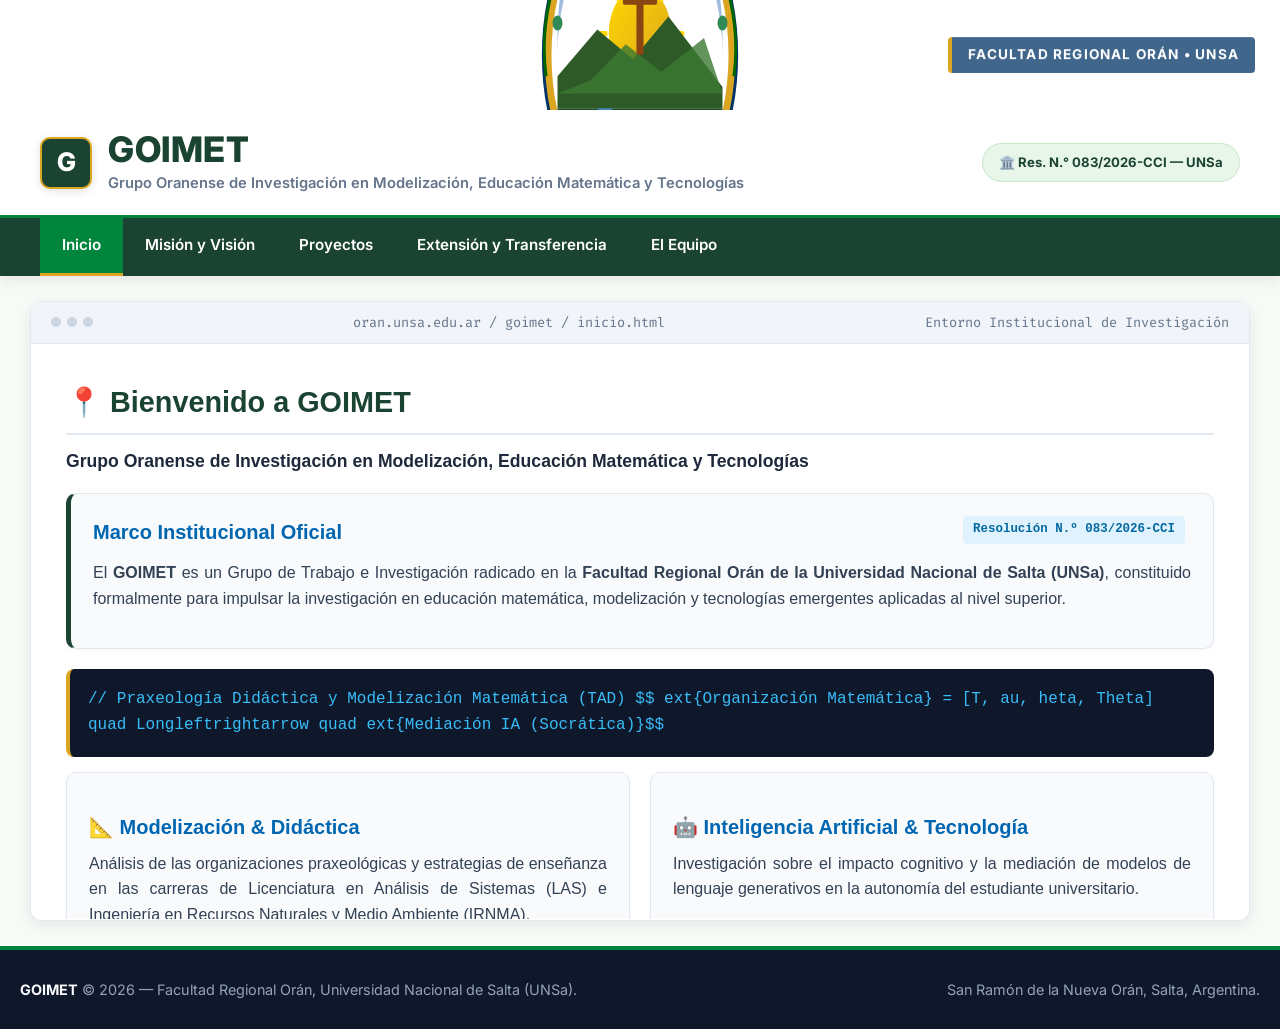
<file: index.html>
<!DOCTYPE html>
<html lang="es">
<head>
  <meta charset="UTF-8">
  <meta name="viewport" content="width=device-width, initial-scale=1.0">
  <title>GOIMET - Grupo Oranense de Investigación en Modelización, Educación Matemática y Tecnologías</title>
  <link rel="stylesheet" href="css/styles.css">
  <link rel="preconnect" href="https://fonts.googleapis.com">
  <link rel="preconnect" href="https://fonts.gstatic.com" crossorigin>
  <link href="https://fonts.googleapis.com/css2?family=Fira+Code:wght@400;600&family=Inter:wght@400;500;600;700;800&display=swap" rel="stylesheet">
</head>
<body>

  <!-- Header Principal -->
  <header class="header-container">
    <!-- Bandera de San Ramón de la Nueva Orán (Salta) con Escudo Oficial -->
    <div class="top-banner" title="Bandera Oficial de San Ramón de la Nueva Orán, Salta">
      <img src="img/bandera_oran.svg" alt="Bandera de San Ramón de la Nueva Orán, Salta">
      <div class="banner-overlay-text">Facultad Regional Orán • UNSa</div>
    </div>

    <!-- Título Institucional Oficial GOIMET -->
    <div class="header-title-bar">
      <div class="brand">
        <div class="brand-logo-icon">G</div>
        <div class="brand-info">
          <h1>GOIMET</h1>
          <p>Grupo Oranense de Investigación en Modelización, Educación Matemática y Tecnologías</p>
        </div>
      </div>
      <div class="location-badge">
        <span>🏛️ Res. N.° 083/2026-CCI — UNSa</span>
      </div>
    </div>
  </header>

  <!-- Barra de Navegación -->
  <nav class="navbar">
    <ul class="nav-list" id="nav-container">
      <!-- Generado dinámicamente desde datos.json por app.js -->
    </ul>
  </nav>

  <!-- Frame Principal de Contenido -->
  <main class="main-wrapper">
    <div class="content-frame-container">
      <div class="frame-header-bar">
        <div class="frame-dots">
          <span class="dot"></span>
          <span class="dot"></span>
          <span class="dot"></span>
        </div>
        <span id="current-path">oran.unsa.edu.ar / goimet / inicio.html</span>
        <span>Entorno Institucional de Investigación</span>
      </div>
      
      <!-- Frame donde se cargan dinámicamente las páginas -->
      <iframe id="content-frame" class="content-iframe" name="content-frame" title="Contenido GOIMET"></iframe>
    </div>
  </main>

  <!-- Pie de Página -->
  <footer>
    <div class="footer-content">
      <div>
        <span class="footer-brand">GOIMET</span> © 2026 — Facultad Regional Orán, Universidad Nacional de Salta (UNSa).
      </div>
      <div>
        San Ramón de la Nueva Orán, Salta, Argentina.
      </div>
    </div>
  </footer>

  <script src="js/app.js"></script>
</body>
</html>
</file>
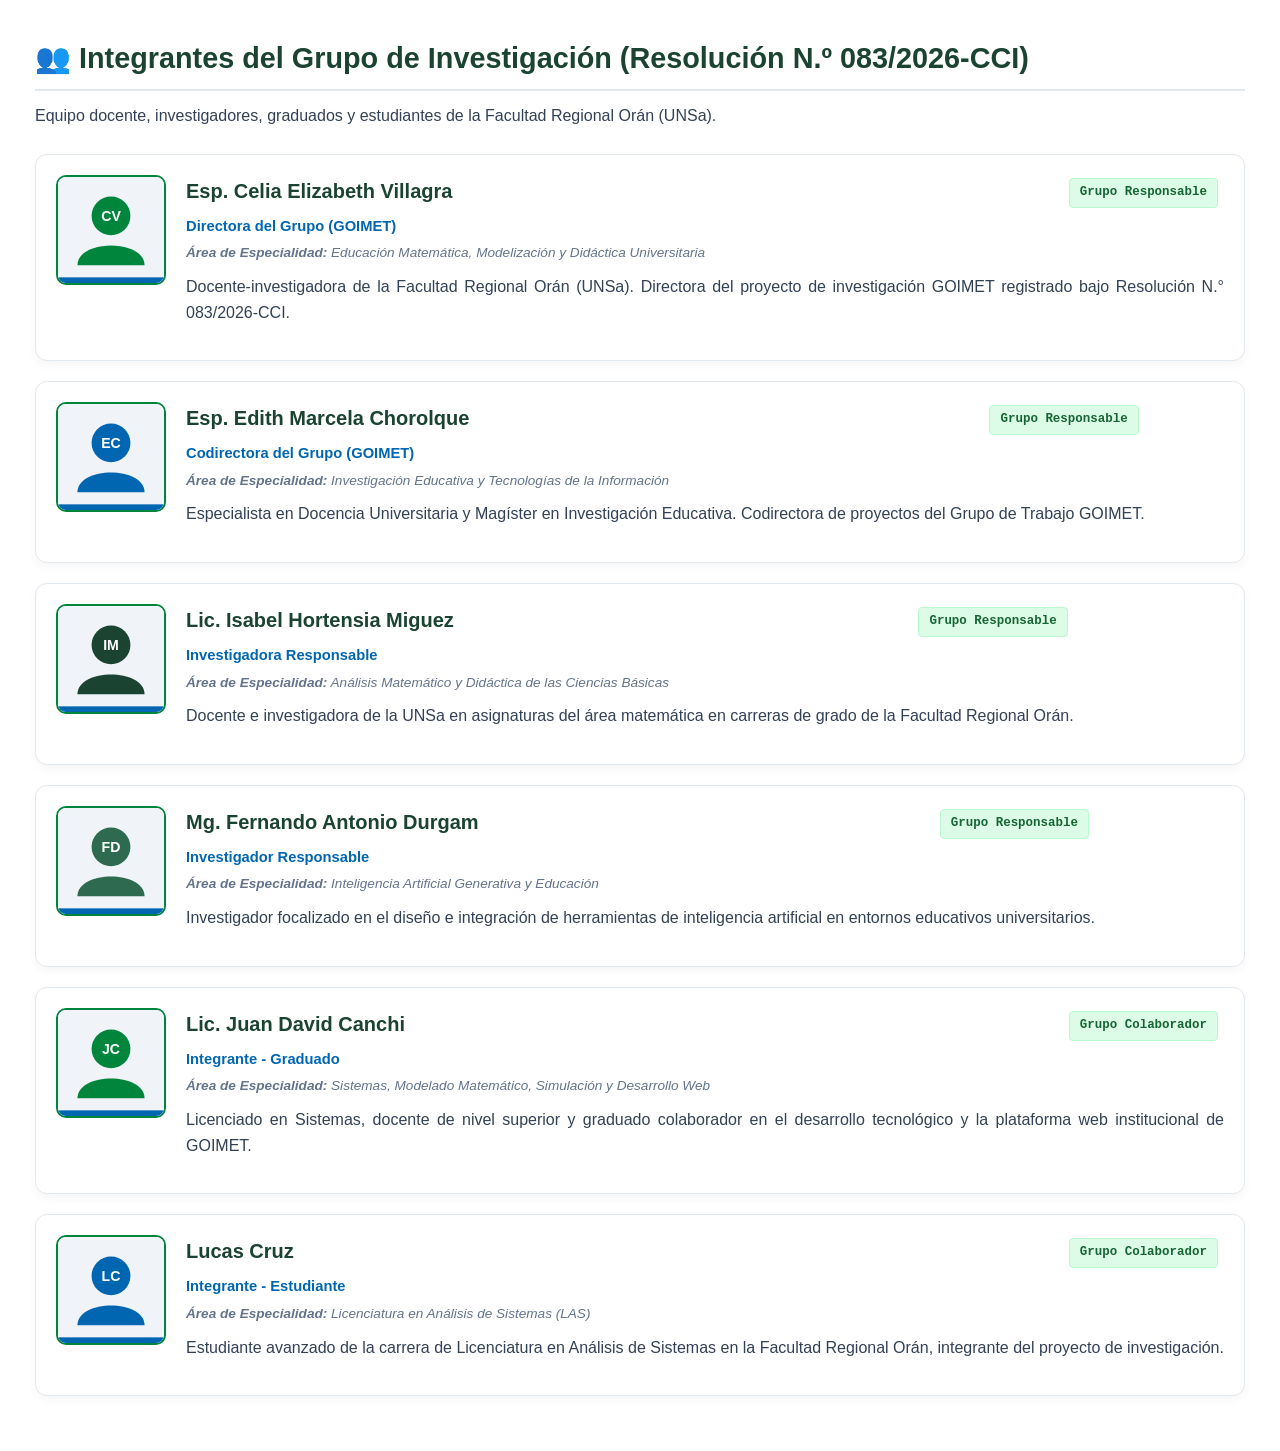
<file: pages/equipo.html>
<!DOCTYPE html>
<html lang="es">
<head>
  <meta charset="UTF-8">
  <style>
:root {
  --primary-color: #0066B2;
  --secondary-color: #00853D;
  --dark-green: #1B4332;
  --accent-gold: #DAA520;
  --bg-light: #F8FAF8;
  --text-dark: #1E293B;
  --text-muted: #64748B;
  --border-color: #E2E8F0;
}
* { box-sizing: border-box; margin: 0; padding: 0; }
body {
  font-family: 'Inter', -apple-system, sans-serif;
  background-color: #ffffff;
  color: var(--text-dark);
  padding: 35px;
  line-height: 1.6;
}
h2 {
  color: var(--dark-green);
  font-size: 1.8rem;
  margin-bottom: 12px;
  border-bottom: 2px solid var(--border-color);
  padding-bottom: 8px;
  display: flex;
  align-items: center;
  gap: 10px;
}
h3 {
  color: var(--primary-color);
  margin: 16px 0 8px 0;
  font-size: 1.25rem;
}
p { margin-bottom: 15px; color: #334155; text-align: justify; }
.card {
  background: #F8FAFC;
  border: 1px solid var(--border-color);
  border-radius: 10px;
  padding: 22px;
  margin-bottom: 20px;
  box-shadow: 0 2px 6px rgba(0,0,0,0.03);
}
.grid-2 {
  display: grid;
  grid-template-columns: repeat(auto-fit, minmax(300px, 1fr));
  gap: 20px;
}
.badge {
  display: inline-block;
  background: #E2E8F0;
  color: #334155;
  font-size: 0.78rem;
  padding: 4px 10px;
  border-radius: 4px;
  margin-right: 6px;
  margin-bottom: 4px;
  font-family: 'Fira Code', monospace;
}
.badge-group {
  background: #DCFCE7;
  color: #166534;
  font-weight: 700;
  border: 1px solid #BBF7D0;
}
.math-box {
  background: #0F172A;
  color: #38BDF8;
  padding: 18px;
  border-radius: 8px;
  font-family: 'Fira Code', monospace;
  margin: 15px 0;
  border-left: 4px solid var(--accent-gold);
}
.staff-card {
  display: flex;
  gap: 20px;
  align-items: flex-start;
  background: #ffffff;
  border: 1px solid var(--border-color);
  border-radius: 12px;
  padding: 20px;
  margin-bottom: 20px;
  box-shadow: 0 4px 10px rgba(0,0,0,0.04);
}
.staff-img {
  width: 110px;
  height: 110px;
  border-radius: 10px;
  object-fit: cover;
  border: 2px solid var(--secondary-color);
  flex-shrink: 0;
}
.staff-info h3 { margin-top: 0; color: var(--dark-green); }
.staff-role { font-weight: 700; color: var(--primary-color); font-size: 0.92rem; margin-bottom: 4px; }
.staff-spec { font-size: 0.85rem; color: var(--text-muted); font-style: italic; margin-bottom: 10px; }
</style>
</head>
<body>
  <h2>👥 Integrantes del Grupo de Investigación (Resolución N.º 083/2026-CCI)</h2>
  <p style="margin-bottom: 25px;">Equipo docente, investigadores, graduados y estudiantes de la Facultad Regional Orán (UNSa).</p>
  <div id="equipo-list">Cargando equipo...</div>

  <script>
    fetch('../data/datos.json')
      .then(res => res.json())
      .then(data => {
        const list = document.getElementById('equipo-list');
        list.innerHTML = data.equipo.map(member => `
          <div class="staff-card">
            <img src="../${member.foto}" alt="${member.nombre}" class="staff-img">
            <div class="staff-info">
              <div style="display:flex; justify-content:space-between; align-items:center; flex-wrap:wrap;">
                <h3>${member.nombre}</h3>
                <span class="badge badge-group">${member.grupo}</span>
              </div>
              <div class="staff-role">${member.cargo}</div>
              <div class="staff-spec"><strong>Área de Especialidad:</strong> ${member.especialidad}</div>
              <p>${member.bio}</p>
            </div>
          </div>
        `).join('');
      });
  </script>
</body>
</html>
</file>
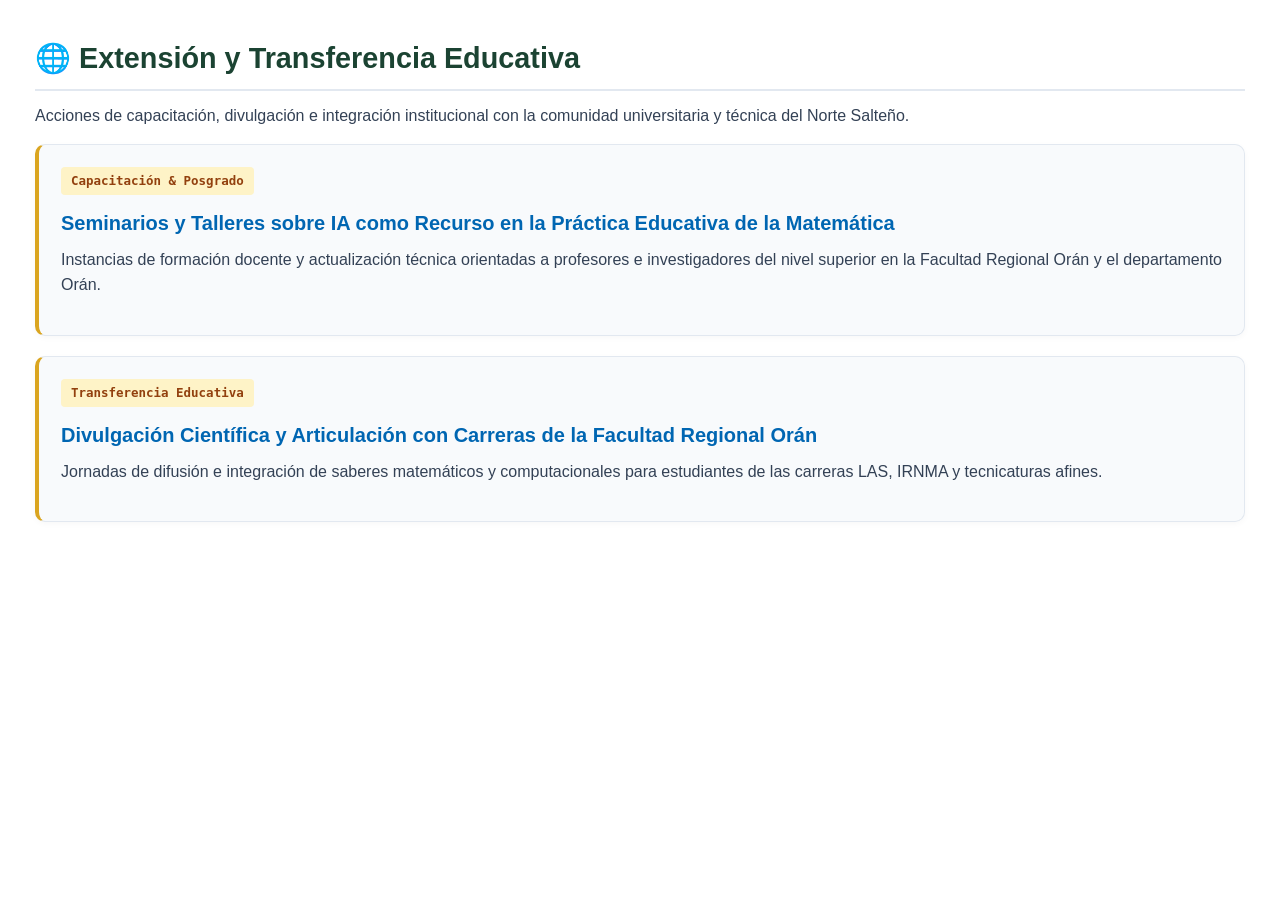
<file: pages/extension.html>
<!DOCTYPE html>
<html lang="es">
<head>
  <meta charset="UTF-8">
  <style>
:root {
  --primary-color: #0066B2;
  --secondary-color: #00853D;
  --dark-green: #1B4332;
  --accent-gold: #DAA520;
  --bg-light: #F8FAF8;
  --text-dark: #1E293B;
  --text-muted: #64748B;
  --border-color: #E2E8F0;
}
* { box-sizing: border-box; margin: 0; padding: 0; }
body {
  font-family: 'Inter', -apple-system, sans-serif;
  background-color: #ffffff;
  color: var(--text-dark);
  padding: 35px;
  line-height: 1.6;
}
h2 {
  color: var(--dark-green);
  font-size: 1.8rem;
  margin-bottom: 12px;
  border-bottom: 2px solid var(--border-color);
  padding-bottom: 8px;
  display: flex;
  align-items: center;
  gap: 10px;
}
h3 {
  color: var(--primary-color);
  margin: 16px 0 8px 0;
  font-size: 1.25rem;
}
p { margin-bottom: 15px; color: #334155; text-align: justify; }
.card {
  background: #F8FAFC;
  border: 1px solid var(--border-color);
  border-radius: 10px;
  padding: 22px;
  margin-bottom: 20px;
  box-shadow: 0 2px 6px rgba(0,0,0,0.03);
}
.grid-2 {
  display: grid;
  grid-template-columns: repeat(auto-fit, minmax(300px, 1fr));
  gap: 20px;
}
.badge {
  display: inline-block;
  background: #E2E8F0;
  color: #334155;
  font-size: 0.78rem;
  padding: 4px 10px;
  border-radius: 4px;
  margin-right: 6px;
  margin-bottom: 4px;
  font-family: 'Fira Code', monospace;
}
.badge-group {
  background: #DCFCE7;
  color: #166534;
  font-weight: 700;
  border: 1px solid #BBF7D0;
}
.math-box {
  background: #0F172A;
  color: #38BDF8;
  padding: 18px;
  border-radius: 8px;
  font-family: 'Fira Code', monospace;
  margin: 15px 0;
  border-left: 4px solid var(--accent-gold);
}
.staff-card {
  display: flex;
  gap: 20px;
  align-items: flex-start;
  background: #ffffff;
  border: 1px solid var(--border-color);
  border-radius: 12px;
  padding: 20px;
  margin-bottom: 20px;
  box-shadow: 0 4px 10px rgba(0,0,0,0.04);
}
.staff-img {
  width: 110px;
  height: 110px;
  border-radius: 10px;
  object-fit: cover;
  border: 2px solid var(--secondary-color);
  flex-shrink: 0;
}
.staff-info h3 { margin-top: 0; color: var(--dark-green); }
.staff-role { font-weight: 700; color: var(--primary-color); font-size: 0.92rem; margin-bottom: 4px; }
.staff-spec { font-size: 0.85rem; color: var(--text-muted); font-style: italic; margin-bottom: 10px; }
</style>
</head>
<body>
  <h2>🌐 Extensión y Transferencia Educativa</h2>
  <p>Acciones de capacitación, divulgación e integración institucional con la comunidad universitaria y técnica del Norte Salteño.</p>
  <div id="extension-list">Cargando actividades...</div>

  <script>
    fetch('../data/datos.json')
      .then(res => res.json())
      .then(data => {
        const list = document.getElementById('extension-list');
        list.innerHTML = data.extension.map(e => `
          <div class="card" style="border-left: 4px solid #DAA520;">
            <span class="badge" style="background:#FEF3C7; color:#92400E; font-weight:700;">${e.tipo}</span>
            <h3 style="margin-top:8px;">${e.titulo}</h3>
            <p>${e.descripcion}</p>
          </div>
        `).join('');
      });
  </script>
</body>
</html>
</file>
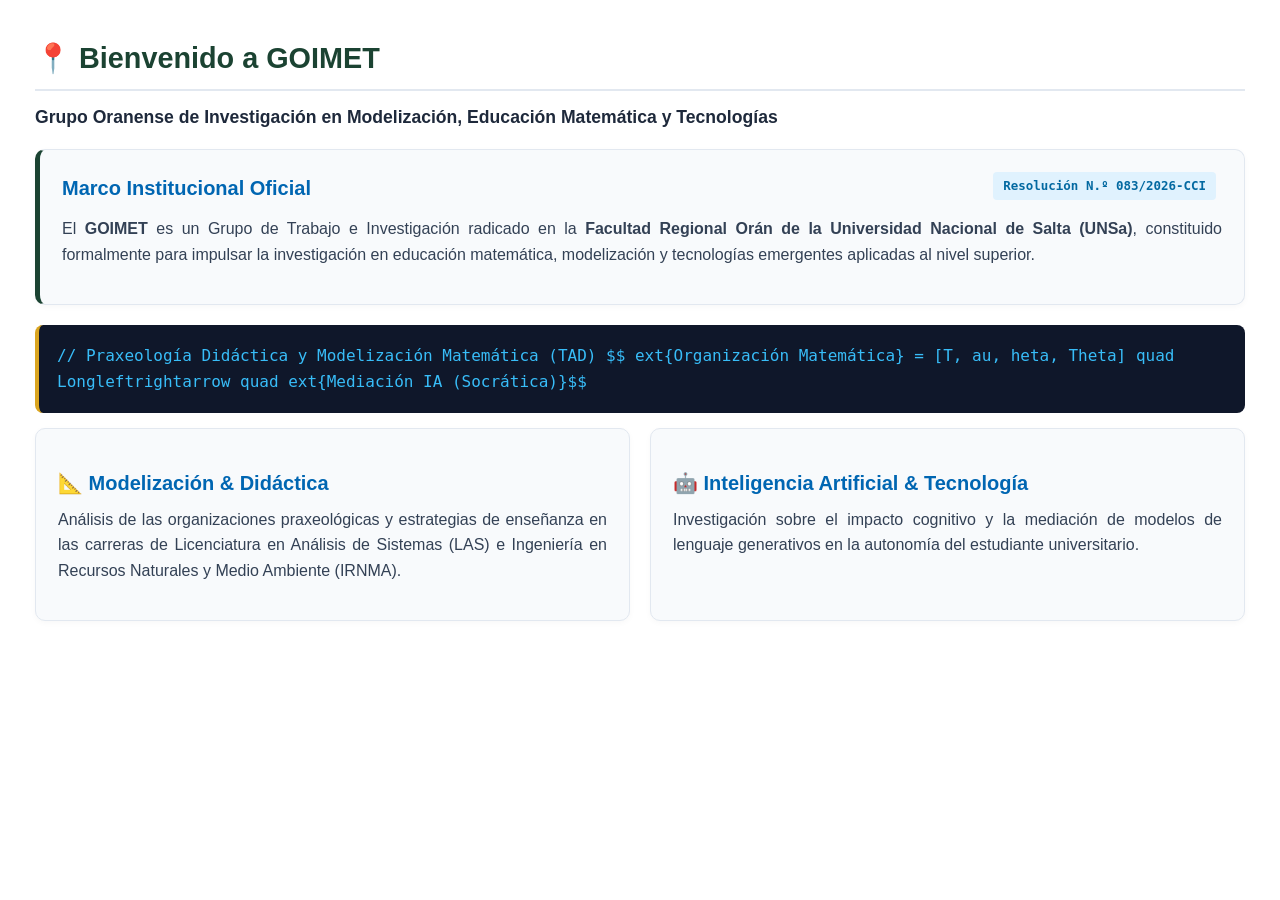
<file: pages/inicio.html>
<!DOCTYPE html>
<html lang="es">
<head>
  <meta charset="UTF-8">
  <style>
:root {
  --primary-color: #0066B2;
  --secondary-color: #00853D;
  --dark-green: #1B4332;
  --accent-gold: #DAA520;
  --bg-light: #F8FAF8;
  --text-dark: #1E293B;
  --text-muted: #64748B;
  --border-color: #E2E8F0;
}
* { box-sizing: border-box; margin: 0; padding: 0; }
body {
  font-family: 'Inter', -apple-system, sans-serif;
  background-color: #ffffff;
  color: var(--text-dark);
  padding: 35px;
  line-height: 1.6;
}
h2 {
  color: var(--dark-green);
  font-size: 1.8rem;
  margin-bottom: 12px;
  border-bottom: 2px solid var(--border-color);
  padding-bottom: 8px;
  display: flex;
  align-items: center;
  gap: 10px;
}
h3 {
  color: var(--primary-color);
  margin: 16px 0 8px 0;
  font-size: 1.25rem;
}
p { margin-bottom: 15px; color: #334155; text-align: justify; }
.card {
  background: #F8FAFC;
  border: 1px solid var(--border-color);
  border-radius: 10px;
  padding: 22px;
  margin-bottom: 20px;
  box-shadow: 0 2px 6px rgba(0,0,0,0.03);
}
.grid-2 {
  display: grid;
  grid-template-columns: repeat(auto-fit, minmax(300px, 1fr));
  gap: 20px;
}
.badge {
  display: inline-block;
  background: #E2E8F0;
  color: #334155;
  font-size: 0.78rem;
  padding: 4px 10px;
  border-radius: 4px;
  margin-right: 6px;
  margin-bottom: 4px;
  font-family: 'Fira Code', monospace;
}
.badge-group {
  background: #DCFCE7;
  color: #166534;
  font-weight: 700;
  border: 1px solid #BBF7D0;
}
.math-box {
  background: #0F172A;
  color: #38BDF8;
  padding: 18px;
  border-radius: 8px;
  font-family: 'Fira Code', monospace;
  margin: 15px 0;
  border-left: 4px solid var(--accent-gold);
}
.staff-card {
  display: flex;
  gap: 20px;
  align-items: flex-start;
  background: #ffffff;
  border: 1px solid var(--border-color);
  border-radius: 12px;
  padding: 20px;
  margin-bottom: 20px;
  box-shadow: 0 4px 10px rgba(0,0,0,0.04);
}
.staff-img {
  width: 110px;
  height: 110px;
  border-radius: 10px;
  object-fit: cover;
  border: 2px solid var(--secondary-color);
  flex-shrink: 0;
}
.staff-info h3 { margin-top: 0; color: var(--dark-green); }
.staff-role { font-weight: 700; color: var(--primary-color); font-size: 0.92rem; margin-bottom: 4px; }
.staff-spec { font-size: 0.85rem; color: var(--text-muted); font-style: italic; margin-bottom: 10px; }
</style>
</head>
<body>
  <div id="content">Cargando...</div>
  <script>
    fetch('../data/datos.json')
      .then(res => res.json())
      .then(data => {
        const inst = data.institucion;
        document.getElementById('content').innerHTML = `
          <h2>📍 Bienvenido a GOIMET</h2>
          <p class="lead" style="font-size: 1.1rem; font-weight: 600; color: #1E293B; margin-bottom: 18px;">
            ${inst.nombre}
          </p>
          
          <div class="card" style="border-left: 5px solid #1B4332;">
            <div style="display:flex; justify-content:space-between; align-items:center; flex-wrap:wrap;">
              <h3 style="margin:0;">Marco Institucional Oficial</h3>
              <span class="badge" style="background:#E0F2FE; color:#0369A1; font-weight:700;">${inst.resolucion}</span>
            </div>
            <p style="margin-top:12px;">
              El <strong>GOIMET</strong> es un Grupo de Trabajo e Investigación radicado en la <strong>Facultad Regional Orán de la Universidad Nacional de Salta (UNSa)</strong>, constituido formalmente para impulsar la investigación en educación matemática, modelización y tecnologías emergentes aplicadas al nivel superior.
            </p>
          </div>

          <div class="math-box">
            // Praxeología Didáctica y Modelización Matemática (TAD)
            $$\text{Organización Matemática} = [T, \tau, \theta, \Theta] \quad \Longleftrightarrow \quad \text{Mediación IA (Socrática)}$$
          </div>

          <div class="grid-2">
            <div class="card">
              <h3>📐 Modelización & Didáctica</h3>
              <p>Análisis de las organizaciones praxeológicas y estrategias de enseñanza en las carreras de Licenciatura en Análisis de Sistemas (LAS) e Ingeniería en Recursos Naturales y Medio Ambiente (IRNMA).</p>
            </div>
            <div class="card">
              <h3>🤖 Inteligencia Artificial & Tecnología</h3>
              <p>Investigación sobre el impacto cognitivo y la mediación de modelos de lenguaje generativos en la autonomía del estudiante universitario.</p>
            </div>
          </div>
        `;
      });
  </script>
</body>
</html>
</file>
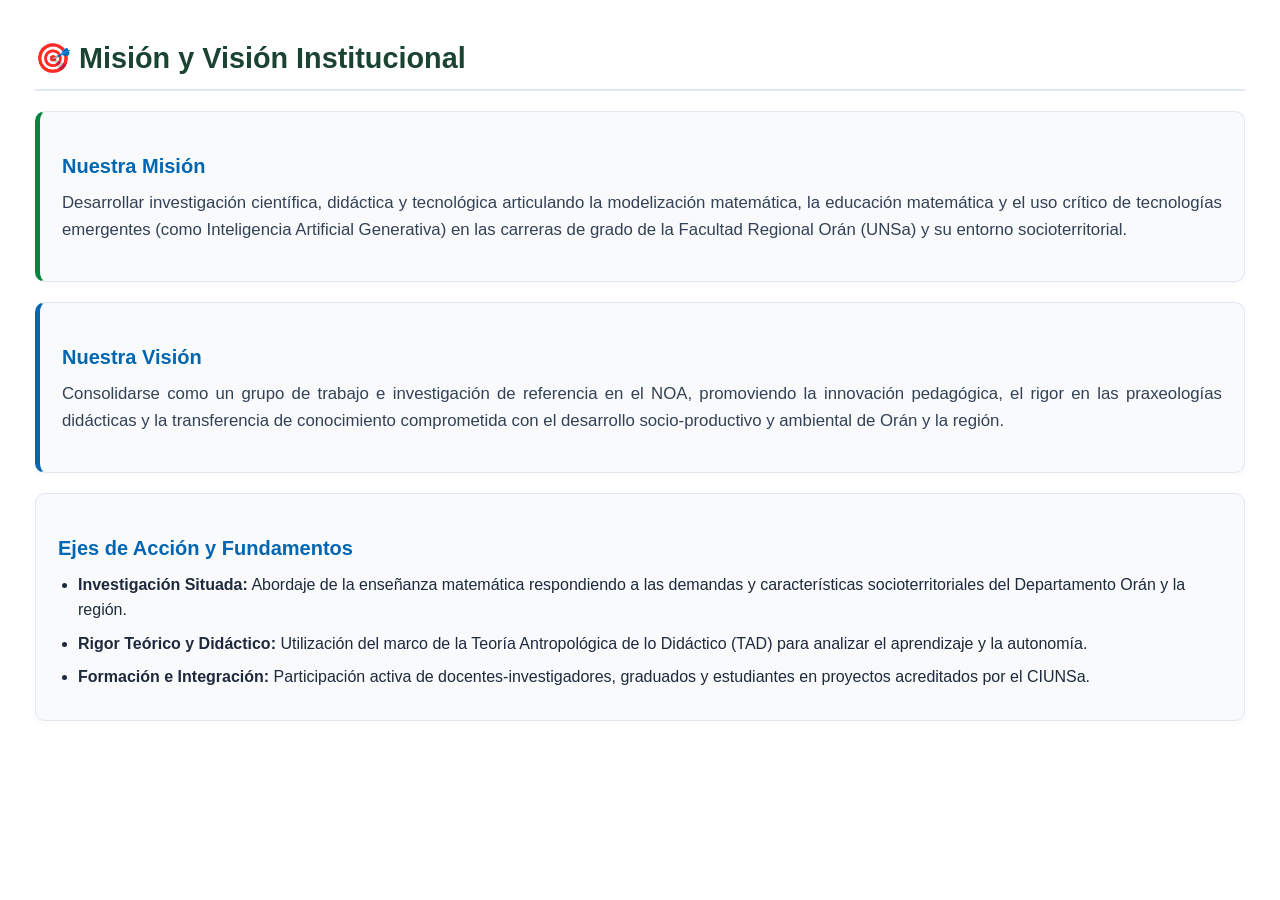
<file: pages/mision_vision.html>
<!DOCTYPE html>
<html lang="es">
<head>
  <meta charset="UTF-8">
  <style>
:root {
  --primary-color: #0066B2;
  --secondary-color: #00853D;
  --dark-green: #1B4332;
  --accent-gold: #DAA520;
  --bg-light: #F8FAF8;
  --text-dark: #1E293B;
  --text-muted: #64748B;
  --border-color: #E2E8F0;
}
* { box-sizing: border-box; margin: 0; padding: 0; }
body {
  font-family: 'Inter', -apple-system, sans-serif;
  background-color: #ffffff;
  color: var(--text-dark);
  padding: 35px;
  line-height: 1.6;
}
h2 {
  color: var(--dark-green);
  font-size: 1.8rem;
  margin-bottom: 12px;
  border-bottom: 2px solid var(--border-color);
  padding-bottom: 8px;
  display: flex;
  align-items: center;
  gap: 10px;
}
h3 {
  color: var(--primary-color);
  margin: 16px 0 8px 0;
  font-size: 1.25rem;
}
p { margin-bottom: 15px; color: #334155; text-align: justify; }
.card {
  background: #F8FAFC;
  border: 1px solid var(--border-color);
  border-radius: 10px;
  padding: 22px;
  margin-bottom: 20px;
  box-shadow: 0 2px 6px rgba(0,0,0,0.03);
}
.grid-2 {
  display: grid;
  grid-template-columns: repeat(auto-fit, minmax(300px, 1fr));
  gap: 20px;
}
.badge {
  display: inline-block;
  background: #E2E8F0;
  color: #334155;
  font-size: 0.78rem;
  padding: 4px 10px;
  border-radius: 4px;
  margin-right: 6px;
  margin-bottom: 4px;
  font-family: 'Fira Code', monospace;
}
.badge-group {
  background: #DCFCE7;
  color: #166534;
  font-weight: 700;
  border: 1px solid #BBF7D0;
}
.math-box {
  background: #0F172A;
  color: #38BDF8;
  padding: 18px;
  border-radius: 8px;
  font-family: 'Fira Code', monospace;
  margin: 15px 0;
  border-left: 4px solid var(--accent-gold);
}
.staff-card {
  display: flex;
  gap: 20px;
  align-items: flex-start;
  background: #ffffff;
  border: 1px solid var(--border-color);
  border-radius: 12px;
  padding: 20px;
  margin-bottom: 20px;
  box-shadow: 0 4px 10px rgba(0,0,0,0.04);
}
.staff-img {
  width: 110px;
  height: 110px;
  border-radius: 10px;
  object-fit: cover;
  border: 2px solid var(--secondary-color);
  flex-shrink: 0;
}
.staff-info h3 { margin-top: 0; color: var(--dark-green); }
.staff-role { font-weight: 700; color: var(--primary-color); font-size: 0.92rem; margin-bottom: 4px; }
.staff-spec { font-size: 0.85rem; color: var(--text-muted); font-style: italic; margin-bottom: 10px; }
</style>
</head>
<body>
  <div id="content">Cargando...</div>
  <script>
    fetch('../data/datos.json')
      .then(res => res.json())
      .then(data => {
        const inst = data.institucion;
        document.getElementById('content').innerHTML = `
          <h2>🎯 Misión y Visión Institucional</h2>
          
          <div class="card" style="margin-top:20px; border-left: 5px solid #00853D;">
            <h3>Nuestra Misión</h3>
            <p style="font-size: 1.05rem;">${inst.mision}</p>
          </div>

          <div class="card" style="border-left: 5px solid #0066B2;">
            <h3>Nuestra Visión</h3>
            <p style="font-size: 1.05rem;">${inst.vision}</p>
          </div>

          <div class="card">
            <h3>Ejes de Acción y Fundamentos</h3>
            <ul>
              <li style="margin-left:20px; margin-bottom:8px;"><strong>Investigación Situada:</strong> Abordaje de la enseñanza matemática respondiendo a las demandas y características socioterritoriales del Departamento Orán y la región.</li>
              <li style="margin-left:20px; margin-bottom:8px;"><strong>Rigor Teórico y Didáctico:</strong> Utilización del marco de la Teoría Antropológica de lo Didáctico (TAD) para analizar el aprendizaje y la autonomía.</li>
              <li style="margin-left:20px; margin-bottom:8px;"><strong>Formación e Integración:</strong> Participación activa de docentes-investigadores, graduados y estudiantes en proyectos acreditados por el CIUNSa.</li>
            </ul>
          </div>
        `;
      });
  </script>
</body>
</html>
</file>
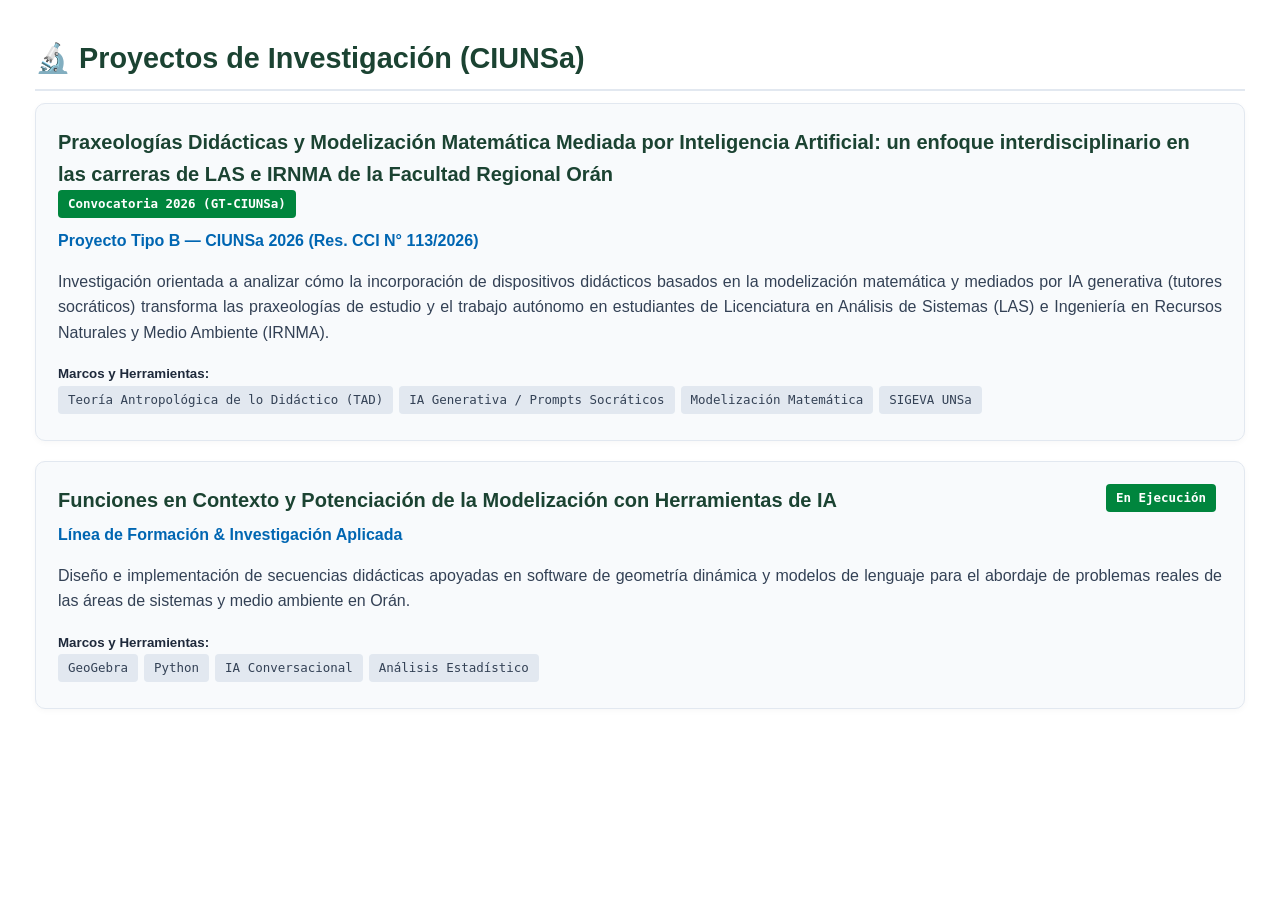
<file: pages/proyectos.html>
<!DOCTYPE html>
<html lang="es">
<head>
  <meta charset="UTF-8">
  <style>
:root {
  --primary-color: #0066B2;
  --secondary-color: #00853D;
  --dark-green: #1B4332;
  --accent-gold: #DAA520;
  --bg-light: #F8FAF8;
  --text-dark: #1E293B;
  --text-muted: #64748B;
  --border-color: #E2E8F0;
}
* { box-sizing: border-box; margin: 0; padding: 0; }
body {
  font-family: 'Inter', -apple-system, sans-serif;
  background-color: #ffffff;
  color: var(--text-dark);
  padding: 35px;
  line-height: 1.6;
}
h2 {
  color: var(--dark-green);
  font-size: 1.8rem;
  margin-bottom: 12px;
  border-bottom: 2px solid var(--border-color);
  padding-bottom: 8px;
  display: flex;
  align-items: center;
  gap: 10px;
}
h3 {
  color: var(--primary-color);
  margin: 16px 0 8px 0;
  font-size: 1.25rem;
}
p { margin-bottom: 15px; color: #334155; text-align: justify; }
.card {
  background: #F8FAFC;
  border: 1px solid var(--border-color);
  border-radius: 10px;
  padding: 22px;
  margin-bottom: 20px;
  box-shadow: 0 2px 6px rgba(0,0,0,0.03);
}
.grid-2 {
  display: grid;
  grid-template-columns: repeat(auto-fit, minmax(300px, 1fr));
  gap: 20px;
}
.badge {
  display: inline-block;
  background: #E2E8F0;
  color: #334155;
  font-size: 0.78rem;
  padding: 4px 10px;
  border-radius: 4px;
  margin-right: 6px;
  margin-bottom: 4px;
  font-family: 'Fira Code', monospace;
}
.badge-group {
  background: #DCFCE7;
  color: #166534;
  font-weight: 700;
  border: 1px solid #BBF7D0;
}
.math-box {
  background: #0F172A;
  color: #38BDF8;
  padding: 18px;
  border-radius: 8px;
  font-family: 'Fira Code', monospace;
  margin: 15px 0;
  border-left: 4px solid var(--accent-gold);
}
.staff-card {
  display: flex;
  gap: 20px;
  align-items: flex-start;
  background: #ffffff;
  border: 1px solid var(--border-color);
  border-radius: 12px;
  padding: 20px;
  margin-bottom: 20px;
  box-shadow: 0 4px 10px rgba(0,0,0,0.04);
}
.staff-img {
  width: 110px;
  height: 110px;
  border-radius: 10px;
  object-fit: cover;
  border: 2px solid var(--secondary-color);
  flex-shrink: 0;
}
.staff-info h3 { margin-top: 0; color: var(--dark-green); }
.staff-role { font-weight: 700; color: var(--primary-color); font-size: 0.92rem; margin-bottom: 4px; }
.staff-spec { font-size: 0.85rem; color: var(--text-muted); font-style: italic; margin-bottom: 10px; }
</style>
</head>
<body>
  <h2>🔬 Proyectos de Investigación (CIUNSa)</h2>
  <div id="proyectos-list">Cargando proyectos...</div>

  <script>
    fetch('../data/datos.json')
      .then(res => res.json())
      .then(data => {
        const list = document.getElementById('proyectos-list');
        list.innerHTML = data.proyectos.map(p => `
          <div class="card">
            <div style="display:flex; justify-content:space-between; align-items:center; flex-wrap:wrap;">
              <h3 style="margin:0; color:#1B4332;">${p.titulo}</h3>
              <span class="badge" style="background:#00853D; color:#fff; font-weight:700;">${p.estado}</span>
            </div>
            <p style="margin-top:6px; font-weight:600; color:#0066B2;">${p.categoria}</p>
            <p style="margin-top:10px;">${p.descripcion}</p>
            <div style="margin-top:12px;">
              <small><strong>Marcos y Herramientas:</strong></small><br> 
              ${p.tecnologias.map(t => `<span class="badge">${t}</span>`).join('')}
            </div>
          </div>
        `).join('');
      });
  </script>
</body>
</html>
</file>
<file: css/styles.css>
/* GOIMET - Estilos Profesionales Científicos (Fondo Claro & Colores Oficiales) */
:root {
  --primary-color: #0066B2;       /* Azul Institucional Orán/UNSa */
  --secondary-color: #00853D;     /* Verde Oranense */
  --dark-green: #1B4332;          /* Verde Oscuro Académico */
  --accent-gold: #DAA520;         /* Dorado Sol */
  --bg-light: #F8FAF8;            /* Fondo Claro Limpio */
  --bg-card: #FFFFFF;             /* Blanco Carta */
  --text-dark: #1E293B;           /* Texto Oscuro para Alta Legibilidad */
  --text-muted: #64748B;         /* Texto Secundario */
  --border-color: #E2E8F0;
  --shadow-sm: 0 2px 4px rgba(0,0,0,0.04);
  --shadow-md: 0 4px 14px rgba(0,0,0,0.08);
  --font-main: 'Inter', -apple-system, BlinkMacSystemFont, 'Segoe UI', Roboto, sans-serif;
  --font-code: 'Fira Code', monospace;
}

* {
  box-sizing: border-box;
  margin: 0;
  padding: 0;
}

body {
  font-family: var(--font-main);
  background-color: var(--bg-light);
  color: var(--text-dark);
  line-height: 1.6;
  display: flex;
  flex-direction: column;
  min-height: 100vh;
}

/* Cabecera Principal */
.header-container {
  background-color: var(--bg-card);
  border-bottom: 3px solid var(--secondary-color);
  box-shadow: var(--shadow-sm);
}

.top-banner {
  width: 100%;
  height: 110px;
  overflow: hidden;
  position: relative;
  background: #004D80;
}

.top-banner img {
  width: 100%;
  height: 100%;
  object-fit: cover;
}

.banner-overlay-text {
  position: absolute;
  top: 50%;
  right: 25px;
  transform: translateY(-50%);
  color: #FFFFFF;
  font-size: 0.85rem;
  font-weight: 700;
  letter-spacing: 1.2px;
  text-transform: uppercase;
  background: rgba(0, 51, 102, 0.75);
  padding: 7px 16px;
  border-radius: 4px;
  border-left: 4px solid var(--accent-gold);
  backdrop-filter: blur(4px);
}

.header-title-bar {
  padding: 20px 40px;
  display: flex;
  align-items: center;
  justify-content: space-between;
  flex-wrap: wrap;
  gap: 15px;
}

.brand {
  display: flex;
  align-items: center;
  gap: 16px;
}

.brand-logo-icon {
  width: 52px;
  height: 52px;
  background: var(--dark-green);
  color: #FFFFFF;
  border-radius: 10px;
  display: flex;
  align-items: center;
  justify-content: center;
  font-weight: 800;
  font-size: 1.6rem;
  border: 2px solid var(--accent-gold);
  box-shadow: 0 2px 8px rgba(0,0,0,0.12);
}

.brand-info h1 {
  font-size: 2.2rem;
  font-weight: 800;
  color: var(--dark-green);
  letter-spacing: 0.5px;
  line-height: 1.1;
}

.brand-info p {
  font-size: 0.92rem;
  color: var(--text-muted);
  font-weight: 600;
  margin-top: 3px;
}

.location-badge {
  font-size: 0.82rem;
  color: var(--dark-green);
  background: #E8F5E9;
  padding: 8px 16px;
  border-radius: 20px;
  font-weight: 700;
  border: 1px solid #C8E6C9;
  display: flex;
  align-items: center;
  gap: 6px;
}

/* Barra de Navegación */
.navbar {
  background-color: var(--dark-green);
  box-shadow: var(--shadow-md);
  position: sticky;
  top: 0;
  z-index: 100;
}

.nav-list {
  display: flex;
  list-style: none;
  max-width: 1240px;
  margin: 0 auto;
  padding: 0 20px;
  overflow-x: auto;
}

.nav-item {
  white-space: nowrap;
}

.nav-link {
  display: block;
  padding: 15px 22px;
  color: #FFFFFF;
  text-decoration: none;
  font-weight: 600;
  font-size: 0.95rem;
  transition: all 0.25s ease;
  border-bottom: 3px solid transparent;
}

.nav-link:hover, .nav-link.active {
  background-color: var(--secondary-color);
  border-bottom-color: var(--accent-gold);
  color: #FFFFFF;
}

/* Layout del Frame / Contenido */
.main-wrapper {
  max-width: 1260px;
  width: 100%;
  margin: 25px auto;
  padding: 0 20px;
  flex: 1;
}

.content-frame-container {
  background-color: var(--bg-card);
  border: 1px solid var(--border-color);
  border-radius: 12px;
  box-shadow: var(--shadow-md);
  overflow: hidden;
  min-height: 620px;
  display: flex;
  flex-direction: column;
}

.frame-header-bar {
  background-color: #F1F5F9;
  padding: 10px 20px;
  border-bottom: 1px solid var(--border-color);
  display: flex;
  align-items: center;
  justify-content: space-between;
  font-size: 0.85rem;
  color: var(--text-muted);
  font-family: var(--font-code);
}

.frame-dots {
  display: flex;
  gap: 6px;
}

.dot {
  width: 10px;
  height: 10px;
  border-radius: 50%;
  background: #CBD5E1;
}

.content-iframe {
  width: 100%;
  height: 740px;
  border: none;
  background: var(--bg-card);
  flex: 1;
}

/* Footer */
footer {
  background-color: #0F172A;
  color: #94A3B8;
  padding: 28px 20px;
  margin-top: auto;
  border-top: 4px solid var(--secondary-color);
}

.footer-content {
  max-width: 1240px;
  margin: 0 auto;
  display: flex;
  justify-content: space-between;
  align-items: center;
  flex-wrap: wrap;
  gap: 15px;
  font-size: 0.9rem;
}

.footer-brand {
  color: #F8FAFC;
  font-weight: 700;
}

/* Responsive */
@media (max-width: 768px) {
  .header-title-bar {
    padding: 15px 20px;
    flex-direction: column;
    align-items: flex-start;
  }
  .nav-link {
    padding: 12px 14px;
    font-size: 0.88rem;
  }
  .content-iframe {
    height: 850px;
  }
}
</file>
